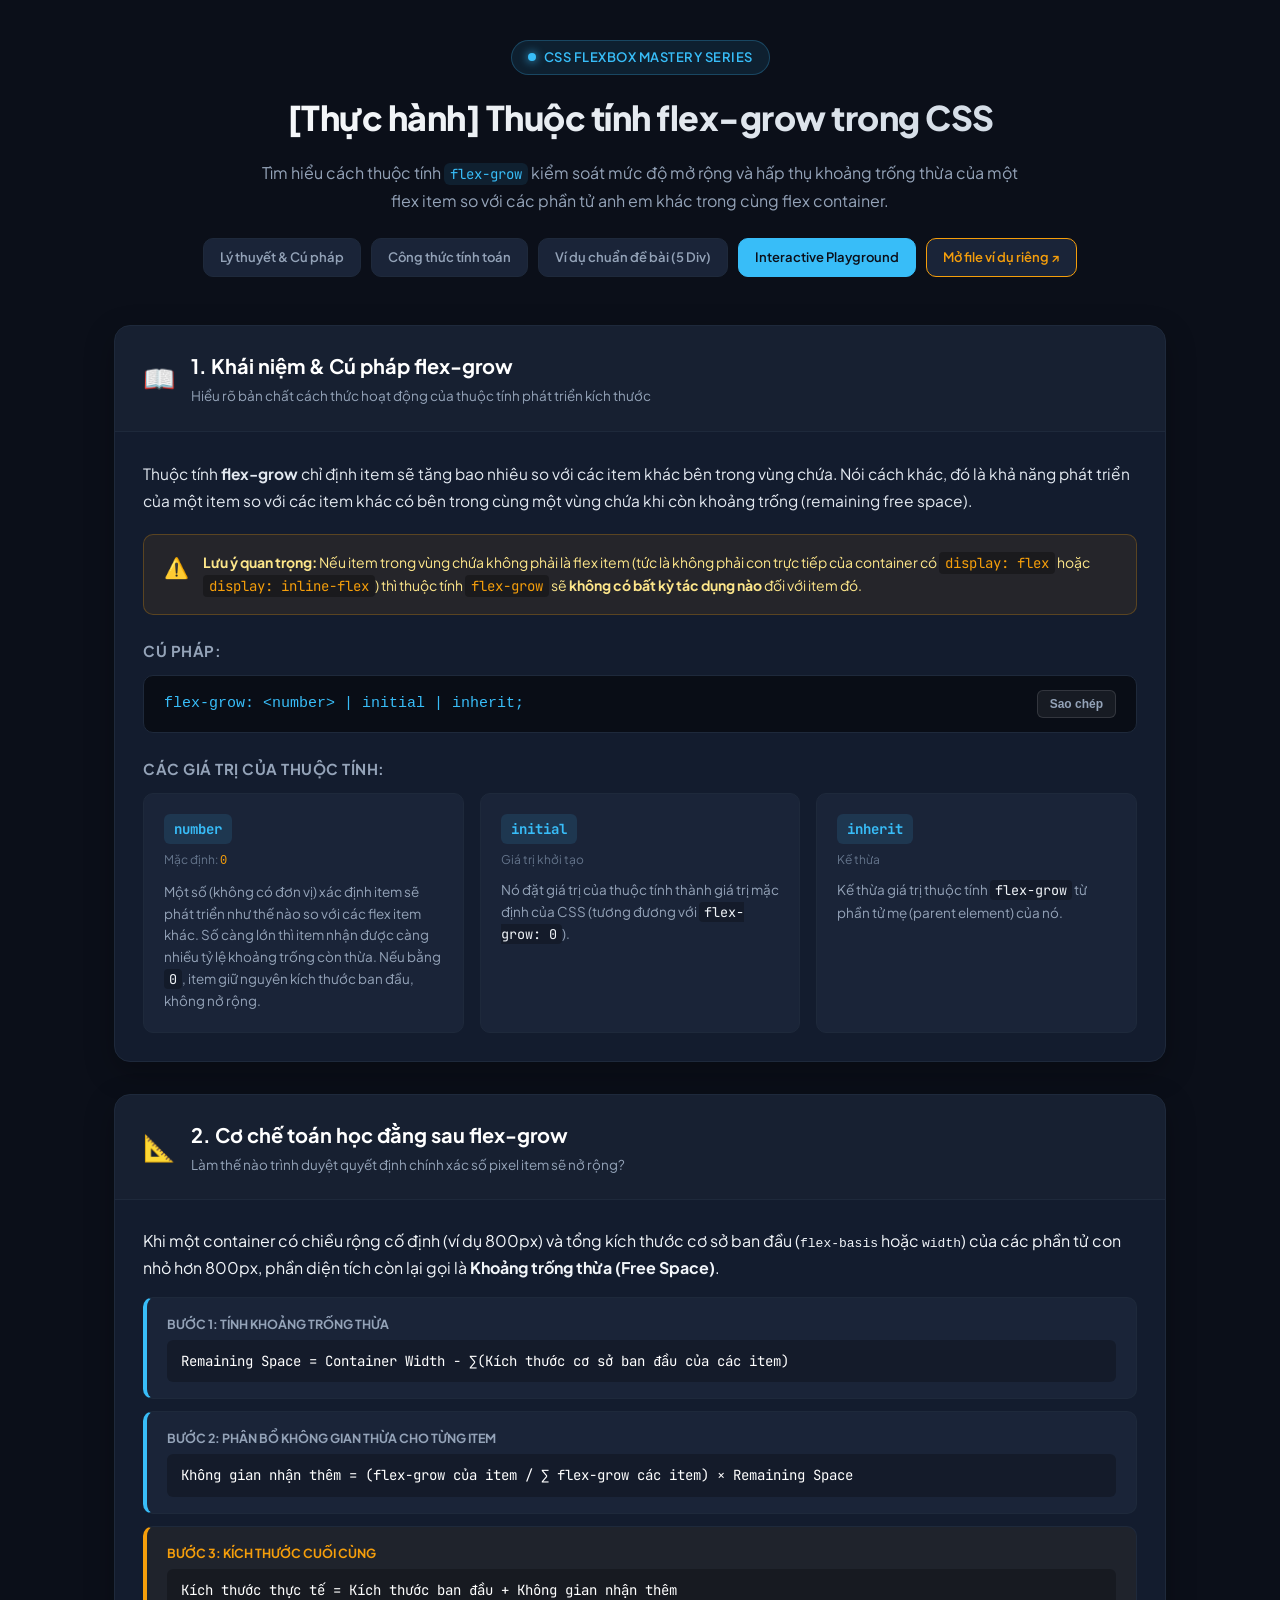
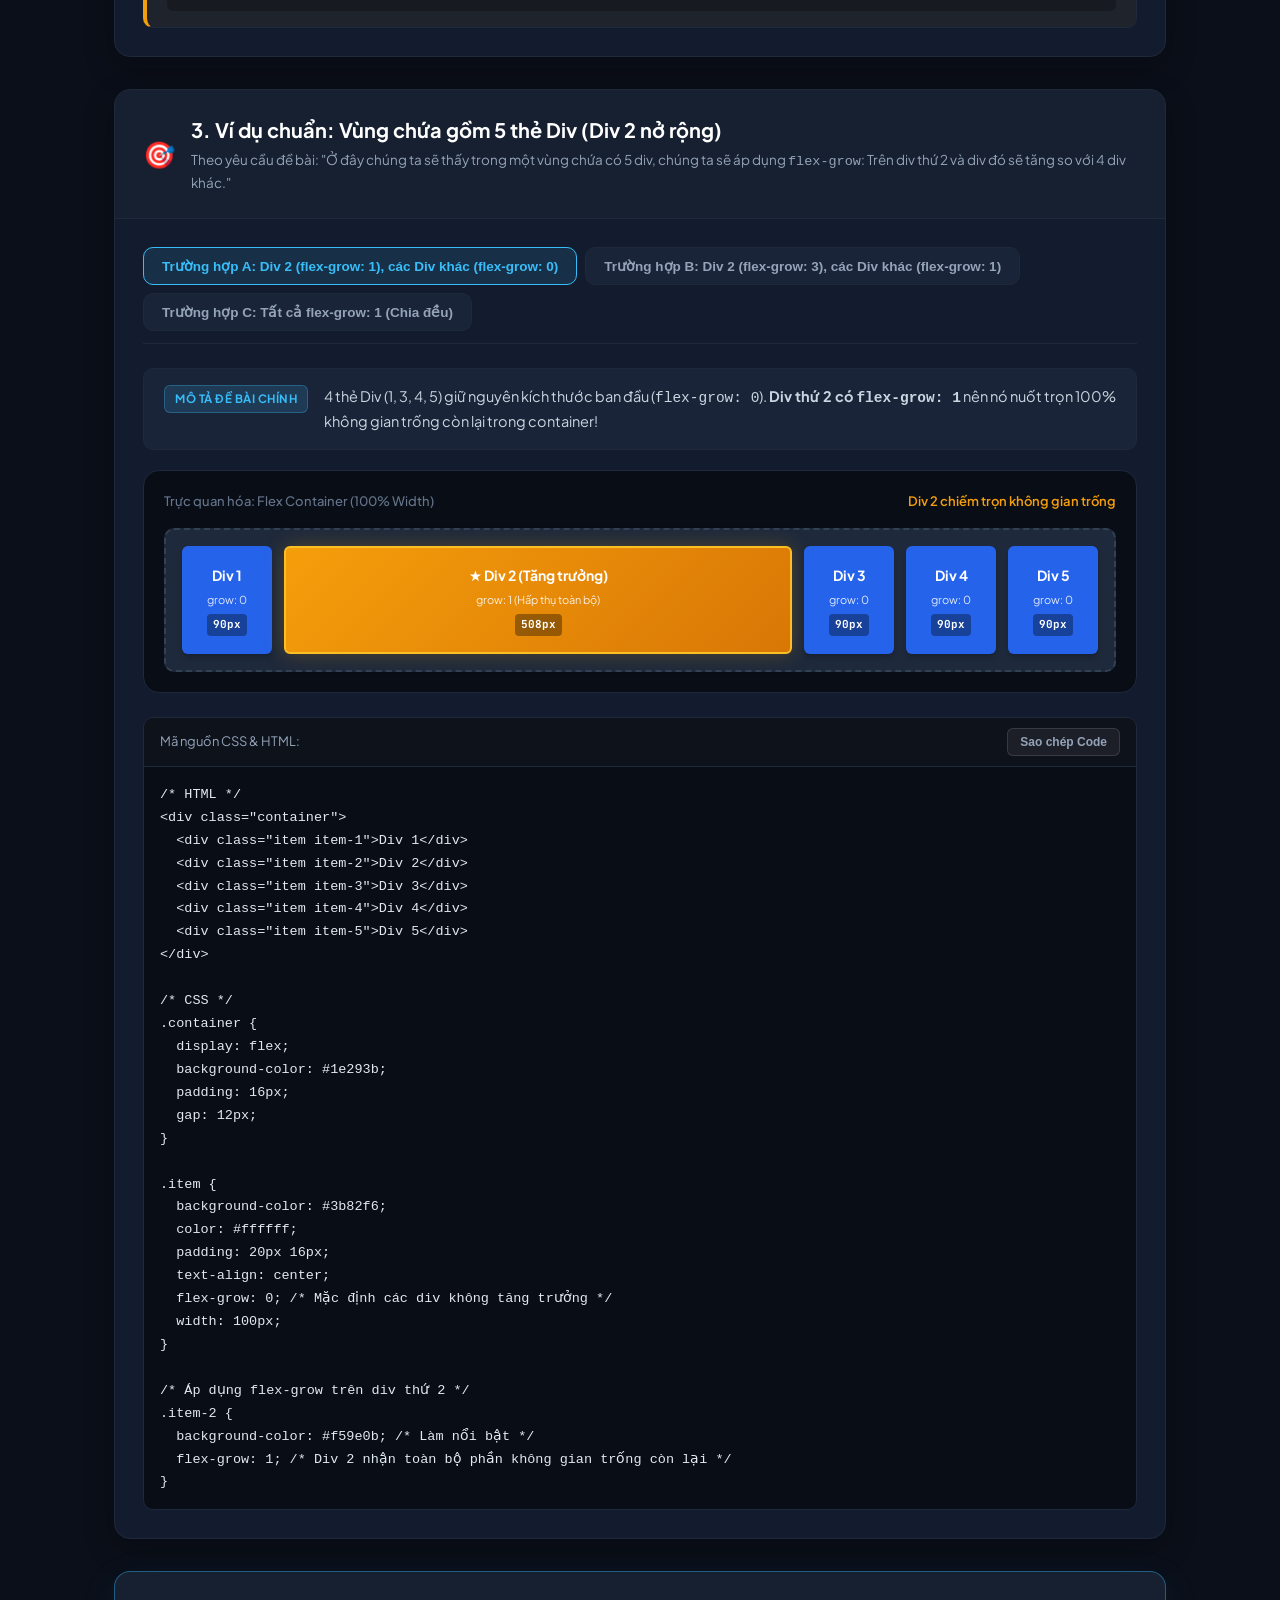
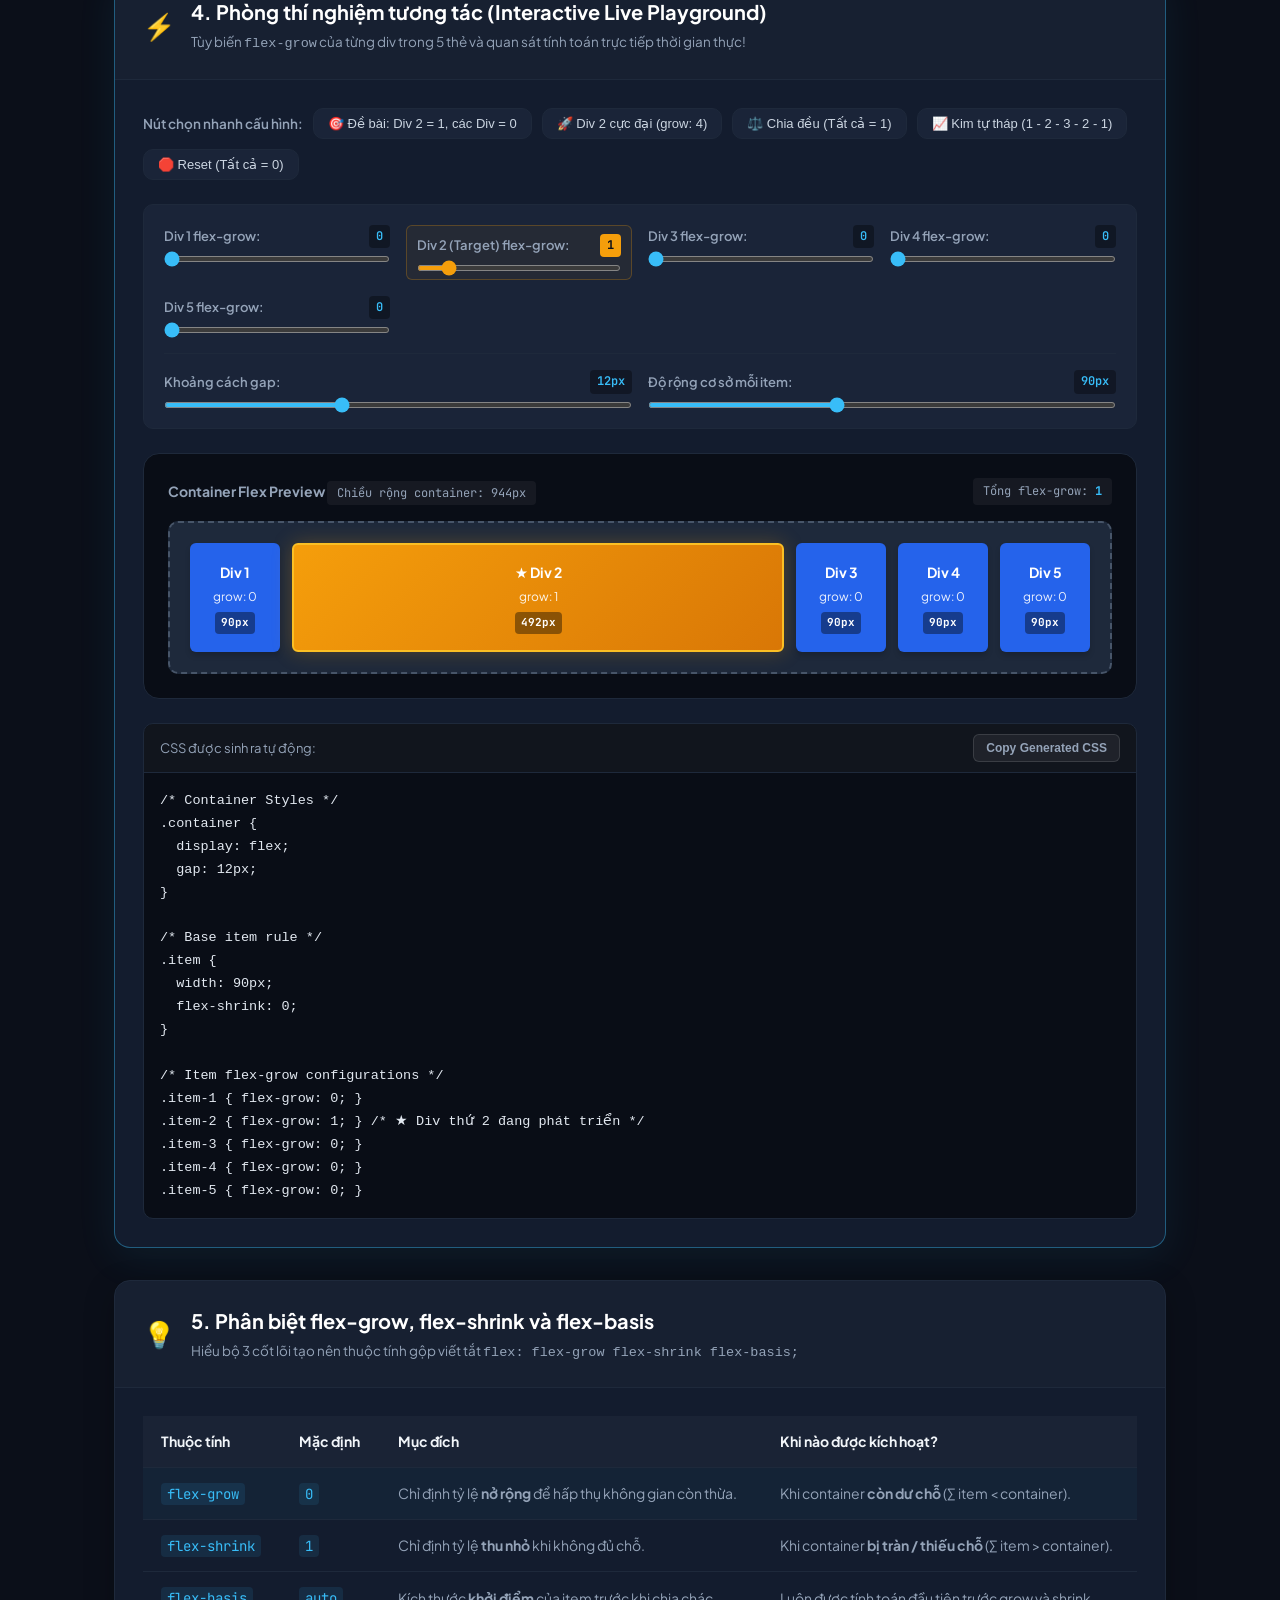
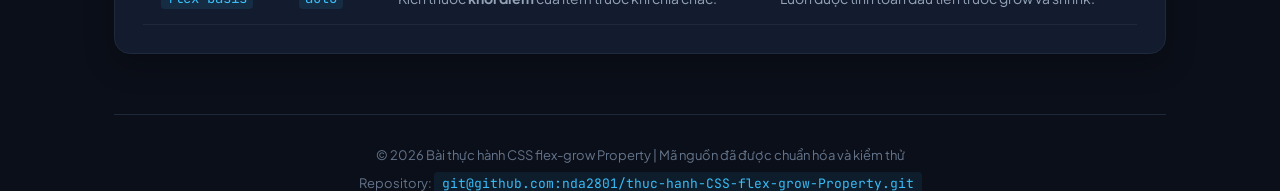
<file: index.html>
<!DOCTYPE html>
<html lang="vi">
<head>
  <meta charset="UTF-8">
  <meta name="viewport" content="width=device-width, initial-scale=1.0">
  <title>[Thực hành] CSS | flex-grow Property</title>
  <link rel="preconnect" href="https://fonts.googleapis.com">
  <link rel="preconnect" href="https://fonts.gstatic.com" crossorigin>
  <link href="https://fonts.googleapis.com/css2?family=Plus+Jakarta+Sans:wght@400;500;600;700;800&family=JetBrains+Mono:wght@400;500;600&display=swap" rel="stylesheet">
  <link rel="stylesheet" href="style.css">
</head>
<body>
  <div class="page-wrapper">
    <!-- Header -->
    <header class="header">
      <div class="badge-pill">
        <span class="badge-dot"></span>
        <span>CSS Flexbox Mastery Series</span>
      </div>
      <h1 class="main-title">[Thực hành] Thuộc tính flex-grow trong CSS</h1>
      <p class="subtitle">
        Tìm hiểu cách thuộc tính <code>flex-grow</code> kiểm soát mức độ mở rộng và hấp thụ khoảng trống thừa của một flex item so với các phần tử anh em khác trong cùng flex container.
      </p>
      <div class="nav-links">
        <a href="#theory" class="nav-btn">Lý thuyết & Cú pháp</a>
        <a href="#formula" class="nav-btn">Công thức tính toán</a>
        <a href="#standard-example" class="nav-btn">Ví dụ chuẩn đề bài (5 Div)</a>
        <a href="#playground" class="nav-btn primary">Interactive Playground</a>
        <a href="example.html" target="_blank" class="nav-btn outline">Mở file ví dụ riêng ↗</a>
      </div>
    </header>

    <!-- Main Content -->
    <main class="content-container">
      
      <!-- Section 1: Lý thuyết & Cú pháp -->
      <section id="theory" class="card">
        <div class="card-header">
          <div class="card-icon">📖</div>
          <div>
            <h2 class="card-title">1. Khái niệm & Cú pháp flex-grow</h2>
            <p class="card-desc">Hiểu rõ bản chất cách thức hoạt động của thuộc tính phát triển kích thước</p>
          </div>
        </div>

        <div class="card-body">
          <div class="concept-intro">
            <p>
              Thuộc tính <strong>flex-grow</strong> chỉ định item sẽ tăng bao nhiêu so với các item khác bên trong vùng chứa. Nói cách khác, đó là khả năng phát triển của một item so với các item khác có bên trong cùng một vùng chứa khi còn khoảng trống (remaining free space).
            </p>
          </div>

          <div class="alert-box alert-warning">
            <div class="alert-icon">⚠️</div>
            <div class="alert-text">
              <strong>Lưu ý quan trọng:</strong> Nếu item trong vùng chứa không phải là flex item (tức là không phải con trực tiếp của container có <code>display: flex</code> hoặc <code>display: inline-flex</code>) thì thuộc tính <code>flex-grow</code> sẽ <strong>không có bất kỳ tác dụng nào</strong> đối với item đó.
            </div>
          </div>

          <h3 class="subsection-title">Cú pháp:</h3>
          <div class="syntax-wrapper">
            <code>flex-grow: &lt;number&gt; | initial | inherit;</code>
            <button class="copy-btn" onclick="copyText('flex-grow: number | initial | inherit;', this)">Sao chép</button>
          </div>

          <h3 class="subsection-title">Các giá trị của thuộc tính:</h3>
          <div class="property-grid">
            <div class="prop-card">
              <div class="prop-badge">number</div>
              <div class="prop-meta">Mặc định: <code>0</code></div>
              <p class="prop-detail">
                Một số (không có đơn vị) xác định item sẽ phát triển như thế nào so với các flex item khác. Số càng lớn thì item nhận được càng nhiều tỷ lệ khoảng trống còn thừa. Nếu bằng <code>0</code>, item giữ nguyên kích thước ban đầu, không nở rộng.
              </p>
            </div>

            <div class="prop-card">
              <div class="prop-badge">initial</div>
              <div class="prop-meta">Giá trị khởi tạo</div>
              <p class="prop-detail">
                Nó đặt giá trị của thuộc tính thành giá trị mặc định của CSS (tương đương với <code>flex-grow: 0</code>).
              </p>
            </div>

            <div class="prop-card">
              <div class="prop-badge">inherit</div>
              <div class="prop-meta">Kế thừa</div>
              <p class="prop-detail">
                Kế thừa giá trị thuộc tính <code>flex-grow</code> từ phần tử mẹ (parent element) của nó.
              </p>
            </div>
          </div>
        </div>
      </section>

      <!-- Section 2: Công thức tính toán không gian thừa -->
      <section id="formula" class="card">
        <div class="card-header">
          <div class="card-icon">📐</div>
          <div>
            <h2 class="card-title">2. Cơ chế toán học đằng sau flex-grow</h2>
            <p class="card-desc">Làm thế nào trình duyệt quyết định chính xác số pixel item sẽ nở rộng?</p>
          </div>
        </div>

        <div class="card-body">
          <p>
            Khi một container có chiều rộng cố định (ví dụ 800px) và tổng kích thước cơ sở ban đầu (<code>flex-basis</code> hoặc <code>width</code>) của các phần tử con nhỏ hơn 800px, phần diện tích còn lại gọi là <strong>Khoảng trống thừa (Free Space)</strong>.
          </p>

          <div class="formula-cards">
            <div class="formula-box">
              <div class="formula-tag">Bước 1: Tính khoảng trống thừa</div>
              <div class="formula-math">
                Remaining Space = Container Width - ∑(Kích thước cơ sở ban đầu của các item)
              </div>
            </div>

            <div class="formula-box">
              <div class="formula-tag">Bước 2: Phân bổ không gian thừa cho từng item</div>
              <div class="formula-math">
                Không gian nhận thêm = (flex-grow của item / ∑ flex-grow các item) × Remaining Space
              </div>
            </div>

            <div class="formula-box highlight">
              <div class="formula-tag">Bước 3: Kích thước cuối cùng</div>
              <div class="formula-math">
                Kích thước thực tế = Kích thước ban đầu + Không gian nhận thêm
              </div>
            </div>
          </div>
        </div>
      </section>

      <!-- Section 3: Ví dụ chuẩn theo đề bài -->
      <section id="standard-example" class="card">
        <div class="card-header">
          <div class="card-icon">🎯</div>
          <div>
            <h2 class="card-title">3. Ví dụ chuẩn: Vùng chứa gồm 5 thẻ Div (Div 2 nở rộng)</h2>
            <p class="card-desc">
              Theo yêu cầu đề bài: "Ở đây chúng ta sẽ thấy trong một vùng chứa có 5 div, chúng ta sẽ áp dụng <code>flex-grow</code>: Trên div thứ 2 và div đó sẽ tăng so với 4 div khác."
            </p>
          </div>
        </div>

        <div class="card-body">
          <div class="example-presentation">
            <div class="tabs">
              <button class="tab-btn active" data-tab="scenario-a">Trường hợp A: Div 2 (flex-grow: 1), các Div khác (flex-grow: 0)</button>
              <button class="tab-btn" data-tab="scenario-b">Trường hợp B: Div 2 (flex-grow: 3), các Div khác (flex-grow: 1)</button>
              <button class="tab-btn" data-tab="scenario-c">Trường hợp C: Tất cả flex-grow: 1 (Chia đều)</button>
            </div>

            <div class="tab-contents">
              <!-- Scenario A -->
              <div id="scenario-a" class="tab-pane active">
                <div class="scenario-explainer">
                  <span class="badge-blue">Mô tả đề bài chính</span>
                  <p>4 thẻ Div (1, 3, 4, 5) giữ nguyên kích thước ban đầu (<code>flex-grow: 0</code>). <strong>Div thứ 2 có <code>flex-grow: 1</code></strong> nên nó nuốt trọn 100% không gian trống còn lại trong container!</p>
                </div>

                <div class="preview-box">
                  <div class="preview-header">
                    <span>Trực quan hóa: Flex Container (100% Width)</span>
                    <span class="preview-state">Div 2 chiếm trọn không gian trống</span>
                  </div>
                  <div class="demo-flex-container case-a">
                    <div class="demo-item item-1">
                      <span class="item-index">Div 1</span>
                      <span class="item-grow-val">grow: 0</span>
                      <span class="item-size-badge" id="size-a-1">--px</span>
                    </div>
                    <div class="demo-item item-2 highlighted">
                      <span class="item-index">★ Div 2 (Tăng trưởng)</span>
                      <span class="item-grow-val">grow: 1 (Hấp thụ toàn bộ)</span>
                      <span class="item-size-badge" id="size-a-2">--px</span>
                    </div>
                    <div class="demo-item item-3">
                      <span class="item-index">Div 3</span>
                      <span class="item-grow-val">grow: 0</span>
                      <span class="item-size-badge" id="size-a-3">--px</span>
                    </div>
                    <div class="demo-item item-4">
                      <span class="item-index">Div 4</span>
                      <span class="item-grow-val">grow: 0</span>
                      <span class="item-size-badge" id="size-a-4">--px</span>
                    </div>
                    <div class="demo-item item-5">
                      <span class="item-index">Div 5</span>
                      <span class="item-grow-val">grow: 0</span>
                      <span class="item-size-badge" id="size-a-5">--px</span>
                    </div>
                  </div>
                </div>

                <div class="code-viewer">
                  <div class="code-bar">
                    <span>Mã nguồn CSS & HTML:</span>
                    <button class="copy-code-btn" onclick="copyCode('code-case-a', this)">Sao chép Code</button>
                  </div>
                  <pre><code id="code-case-a">/* HTML */
&lt;div class="container"&gt;
  &lt;div class="item item-1"&gt;Div 1&lt;/div&gt;
  &lt;div class="item item-2"&gt;Div 2&lt;/div&gt;
  &lt;div class="item item-3"&gt;Div 3&lt;/div&gt;
  &lt;div class="item item-4"&gt;Div 4&lt;/div&gt;
  &lt;div class="item item-5"&gt;Div 5&lt;/div&gt;
&lt;/div&gt;

/* CSS */
.container {
  display: flex;
  background-color: #1e293b;
  padding: 16px;
  gap: 12px;
}

.item {
  background-color: #3b82f6;
  color: #ffffff;
  padding: 20px 16px;
  text-align: center;
  flex-grow: 0; /* Mặc định các div không tăng trưởng */
  width: 100px;
}

/* Áp dụng flex-grow trên div thứ 2 */
.item-2 {
  background-color: #f59e0b; /* Làm nổi bật */
  flex-grow: 1; /* Div 2 nhận toàn bộ phần không gian trống còn lại */
}</code></pre>
                </div>
              </div>

              <!-- Scenario B -->
              <div id="scenario-b" class="tab-pane">
                <div class="scenario-explainer">
                  <span class="badge-purple">Tỷ lệ so sánh</span>
                  <p>Tất cả 5 Div đều cùng nở rộng, nhưng <strong>Div thứ 2 có <code>flex-grow: 3</code></strong> (gấp 3 lần các Div khác có <code>flex-grow: 1</code>). Tổng tỷ lệ = 1 + 3 + 1 + 1 + 1 = 7. Div 2 nhận 3/7 khoảng trống thừa!</p>
                </div>

                <div class="preview-box">
                  <div class="preview-header">
                    <span>Trực quan hóa: Tỷ lệ phân phối 1 : 3 : 1 : 1 : 1</span>
                    <span class="preview-state">Div 2 nhận 3 phần, các div khác nhận 1 phần</span>
                  </div>
                  <div class="demo-flex-container case-b">
                    <div class="demo-item item-1">
                      <span class="item-index">Div 1</span>
                      <span class="item-grow-val">grow: 1</span>
                      <span class="item-size-badge" id="size-b-1">--px</span>
                    </div>
                    <div class="demo-item item-2 highlighted-purple">
                      <span class="item-index">★ Div 2 (Tăng gấp 3)</span>
                      <span class="item-grow-val">grow: 3 (3/7 space)</span>
                      <span class="item-size-badge" id="size-b-2">--px</span>
                    </div>
                    <div class="demo-item item-3">
                      <span class="item-index">Div 3</span>
                      <span class="item-grow-val">grow: 1</span>
                      <span class="item-size-badge" id="size-b-3">--px</span>
                    </div>
                    <div class="demo-item item-4">
                      <span class="item-index">Div 4</span>
                      <span class="item-grow-val">grow: 1</span>
                      <span class="item-size-badge" id="size-b-4">--px</span>
                    </div>
                    <div class="demo-item item-5">
                      <span class="item-index">Div 5</span>
                      <span class="item-grow-val">grow: 1</span>
                      <span class="item-size-badge" id="size-b-5">--px</span>
                    </div>
                  </div>
                </div>

                <div class="code-viewer">
                  <div class="code-bar">
                    <span>Mã nguồn CSS (Trường hợp B):</span>
                    <button class="copy-code-btn" onclick="copyCode('code-case-b', this)">Sao chép Code</button>
                  </div>
                  <pre><code id="code-case-b">.container {
  display: flex;
  gap: 12px;
}

.item {
  width: 80px;
  flex-grow: 1; /* Mỗi item nhận 1/7 khoảng trống thừa */
}

.item-2 {
  flex-grow: 3; /* Item 2 nhận 3/7 khoảng trống thừa (tăng gấp 3 lần) */
}</code></pre>
                </div>
              </div>

              <!-- Scenario C -->
              <div id="scenario-c" class="tab-pane">
                <div class="scenario-explainer">
                  <span class="badge-green">Chia đều</span>
                  <p>Cả 5 Div đều có <code>flex-grow: 1</code>. Khoảng trống thừa được chia làm 5 phần bằng nhau, mỗi div nhận thêm 1 phần bằng nhau.</p>
                </div>

                <div class="preview-box">
                  <div class="preview-header">
                    <span>Trực quan hóa: Tất cả item đều flex-grow: 1</span>
                    <span class="preview-state">Tất cả chia đều 100% không gian</span>
                  </div>
                  <div class="demo-flex-container case-c">
                    <div class="demo-item item-1">
                      <span class="item-index">Div 1</span>
                      <span class="item-grow-val">grow: 1</span>
                      <span class="item-size-badge" id="size-c-1">--px</span>
                    </div>
                    <div class="demo-item item-2">
                      <span class="item-index">Div 2</span>
                      <span class="item-grow-val">grow: 1</span>
                      <span class="item-size-badge" id="size-c-2">--px</span>
                    </div>
                    <div class="demo-item item-3">
                      <span class="item-index">Div 3</span>
                      <span class="item-grow-val">grow: 1</span>
                      <span class="item-size-badge" id="size-c-3">--px</span>
                    </div>
                    <div class="demo-item item-4">
                      <span class="item-index">Div 4</span>
                      <span class="item-grow-val">grow: 1</span>
                      <span class="item-size-badge" id="size-c-4">--px</span>
                    </div>
                    <div class="demo-item item-5">
                      <span class="item-index">Div 5</span>
                      <span class="item-grow-val">grow: 1</span>
                      <span class="item-size-badge" id="size-c-5">--px</span>
                    </div>
                  </div>
                </div>

                <div class="code-viewer">
                  <div class="code-bar">
                    <span>Mã nguồn CSS (Trường hợp C):</span>
                    <button class="copy-code-btn" onclick="copyCode('code-case-c', this)">Sao chép Code</button>
                  </div>
                  <pre><code id="code-case-c">.container {
  display: flex;
  gap: 12px;
}

.item {
  flex-grow: 1; /* Cả 5 item đều chia đều khoảng trống */
}</code></pre>
                </div>
              </div>
            </div>
          </div>
        </div>
      </section>

      <!-- Section 4: Interactive Playground -->
      <section id="playground" class="card highlight-card">
        <div class="card-header">
          <div class="card-icon">⚡</div>
          <div>
            <h2 class="card-title">4. Phòng thí nghiệm tương tác (Interactive Live Playground)</h2>
            <p class="card-desc">Tùy biến <code>flex-grow</code> của từng div trong 5 thẻ và quan sát tính toán trực tiếp thời gian thực!</p>
          </div>
        </div>

        <div class="card-body">
          <!-- Preset buttons -->
          <div class="playground-presets">
            <span class="preset-label">Nút chọn nhanh cấu hình:</span>
            <button class="preset-btn" onclick="applyPreset([0, 1, 0, 0, 0])">🎯 Đề bài: Div 2 = 1, các Div = 0</button>
            <button class="preset-btn" onclick="applyPreset([1, 4, 1, 1, 1])">🚀 Div 2 cực đại (grow: 4)</button>
            <button class="preset-btn" onclick="applyPreset([1, 1, 1, 1, 1])">⚖️ Chia đều (Tất cả = 1)</button>
            <button class="preset-btn" onclick="applyPreset([1, 2, 3, 2, 1])">📈 Kim tự tháp (1 - 2 - 3 - 2 - 1)</button>
            <button class="preset-btn" onclick="applyPreset([0, 0, 0, 0, 0])">🛑 Reset (Tất cả = 0)</button>
          </div>

          <!-- Controls Container -->
          <div class="control-panel">
            <!-- Item sliders -->
            <div class="item-sliders-grid">
              <div class="slider-group">
                <label for="grow-1">Div 1 flex-grow: <span id="val-1" class="grow-tag">0</span></label>
                <input type="range" id="grow-1" min="0" max="8" step="1" value="0" oninput="updatePlayground()">
              </div>
              <div class="slider-group highlight-slider">
                <label for="grow-2">Div 2 (Target) flex-grow: <span id="val-2" class="grow-tag active">1</span></label>
                <input type="range" id="grow-2" min="0" max="8" step="1" value="1" oninput="updatePlayground()">
              </div>
              <div class="slider-group">
                <label for="grow-3">Div 3 flex-grow: <span id="val-3" class="grow-tag">0</span></label>
                <input type="range" id="grow-3" min="0" max="8" step="1" value="0" oninput="updatePlayground()">
              </div>
              <div class="slider-group">
                <label for="grow-4">Div 4 flex-grow: <span id="val-4" class="grow-tag">0</span></label>
                <input type="range" id="grow-4" min="0" max="8" step="1" value="0" oninput="updatePlayground()">
              </div>
              <div class="slider-group">
                <label for="grow-5">Div 5 flex-grow: <span id="val-5" class="grow-tag">0</span></label>
                <input type="range" id="grow-5" min="0" max="8" step="1" value="0" oninput="updatePlayground()">
              </div>
            </div>

            <div class="general-controls">
              <div class="slider-group">
                <label for="container-gap">Khoảng cách gap: <span id="val-gap" class="grow-tag">12px</span></label>
                <input type="range" id="container-gap" min="0" max="32" step="4" value="12" oninput="updatePlayground()">
              </div>
              <div class="slider-group">
                <label for="base-width">Độ rộng cơ sở mỗi item: <span id="val-base" class="grow-tag">90px</span></label>
                <input type="range" id="base-width" min="50" max="150" step="10" value="90" oninput="updatePlayground()">
              </div>
            </div>
          </div>

          <!-- Live Canvas Container -->
          <div class="live-visualizer">
            <div class="visualizer-header">
              <div>
                <strong>Container Flex Preview</strong> 
                <span id="container-dim" class="dim-badge">Chiều rộng: 100%</span>
              </div>
              <div id="stats-summary" class="stats-badge">
                Tổng flex-grow: <strong>1</strong>
              </div>
            </div>

            <div class="interactive-flex-container" id="interactive-container">
              <div class="flex-box-item item-p1" id="p-item-1">
                <div class="p-title">Div 1</div>
                <div class="p-grow">grow: <span id="p-grow-1">0</span></div>
                <div class="p-size" id="p-size-1">--px</div>
              </div>
              <div class="flex-box-item item-p2 target-item" id="p-item-2">
                <div class="p-title">★ Div 2</div>
                <div class="p-grow">grow: <span id="p-grow-2">1</span></div>
                <div class="p-size" id="p-size-2">--px</div>
              </div>
              <div class="flex-box-item item-p3" id="p-item-3">
                <div class="p-title">Div 3</div>
                <div class="p-grow">grow: <span id="p-grow-3">0</span></div>
                <div class="p-size" id="p-size-3">--px</div>
              </div>
              <div class="flex-box-item item-p4" id="p-item-4">
                <div class="p-title">Div 4</div>
                <div class="p-grow">grow: <span id="p-grow-4">0</span></div>
                <div class="p-size" id="p-size-4">--px</div>
              </div>
              <div class="flex-box-item item-p5" id="p-item-5">
                <div class="p-title">Div 5</div>
                <div class="p-grow">grow: <span id="p-grow-5">0</span></div>
                <div class="p-size" id="p-size-5">--px</div>
              </div>
            </div>
          </div>

          <!-- Generated CSS Output -->
          <div class="generated-output">
            <div class="output-header">
              <span>CSS được sinh ra tự động:</span>
              <button class="copy-code-btn" onclick="copyCode('generated-css-code', this)">Copy Generated CSS</button>
            </div>
            <pre><code id="generated-css-code">/* Chờ cập nhật... */</code></pre>
          </div>

        </div>
      </section>

      <!-- Section 5: Bảng so sánh flex-grow vs các thuộc tính flex khác -->
      <section class="card">
        <div class="card-header">
          <div class="card-icon">💡</div>
          <div>
            <h2 class="card-title">5. Phân biệt flex-grow, flex-shrink và flex-basis</h2>
            <p class="card-desc">Hiểu bộ 3 cốt lõi tạo nên thuộc tính gộp viết tắt <code>flex: flex-grow flex-shrink flex-basis;</code></p>
          </div>
        </div>

        <div class="card-body">
          <div class="table-responsive">
            <table class="comparison-table">
              <thead>
                <tr>
                  <th>Thuộc tính</th>
                  <th>Mặc định</th>
                  <th>Mục đích</th>
                  <th>Khi nào được kích hoạt?</th>
                </tr>
              </thead>
              <tbody>
                <tr class="highlight-row">
                  <td><code>flex-grow</code></td>
                  <td><code>0</code></td>
                  <td>Chỉ định tỷ lệ <strong>nở rộng</strong> để hấp thụ không gian còn thừa.</td>
                  <td>Khi container <strong>còn dư chỗ</strong> (∑ item &lt; container).</td>
                </tr>
                <tr>
                  <td><code>flex-shrink</code></td>
                  <td><code>1</code></td>
                  <td>Chỉ định tỷ lệ <strong>thu nhỏ</strong> khi không đủ chỗ.</td>
                  <td>Khi container <strong>bị tràn / thiếu chỗ</strong> (∑ item &gt; container).</td>
                </tr>
                <tr>
                  <td><code>flex-basis</code></td>
                  <td><code>auto</code></td>
                  <td>Kích thước <strong>khởi điểm</strong> của item trước khi chia chác.</td>
                  <td>Luôn được tính toán đầu tiên trước grow và shrink.</td>
                </tr>
              </tbody>
            </table>
          </div>
        </div>
      </section>

    </main>

    <!-- Footer -->
    <footer class="footer">
      <p>© 2026 Bài thực hành CSS flex-grow Property | Mã nguồn đã được chuẩn hóa và kiểm thử</p>
      <p class="repo-info">
        Repository: <code>git@github.com:nda2801/thuc-hanh-CSS-flex-grow-Property.git</code>
      </p>
    </footer>
  </div>

  <script src="script.js"></script>
</body>
</html>
</file>
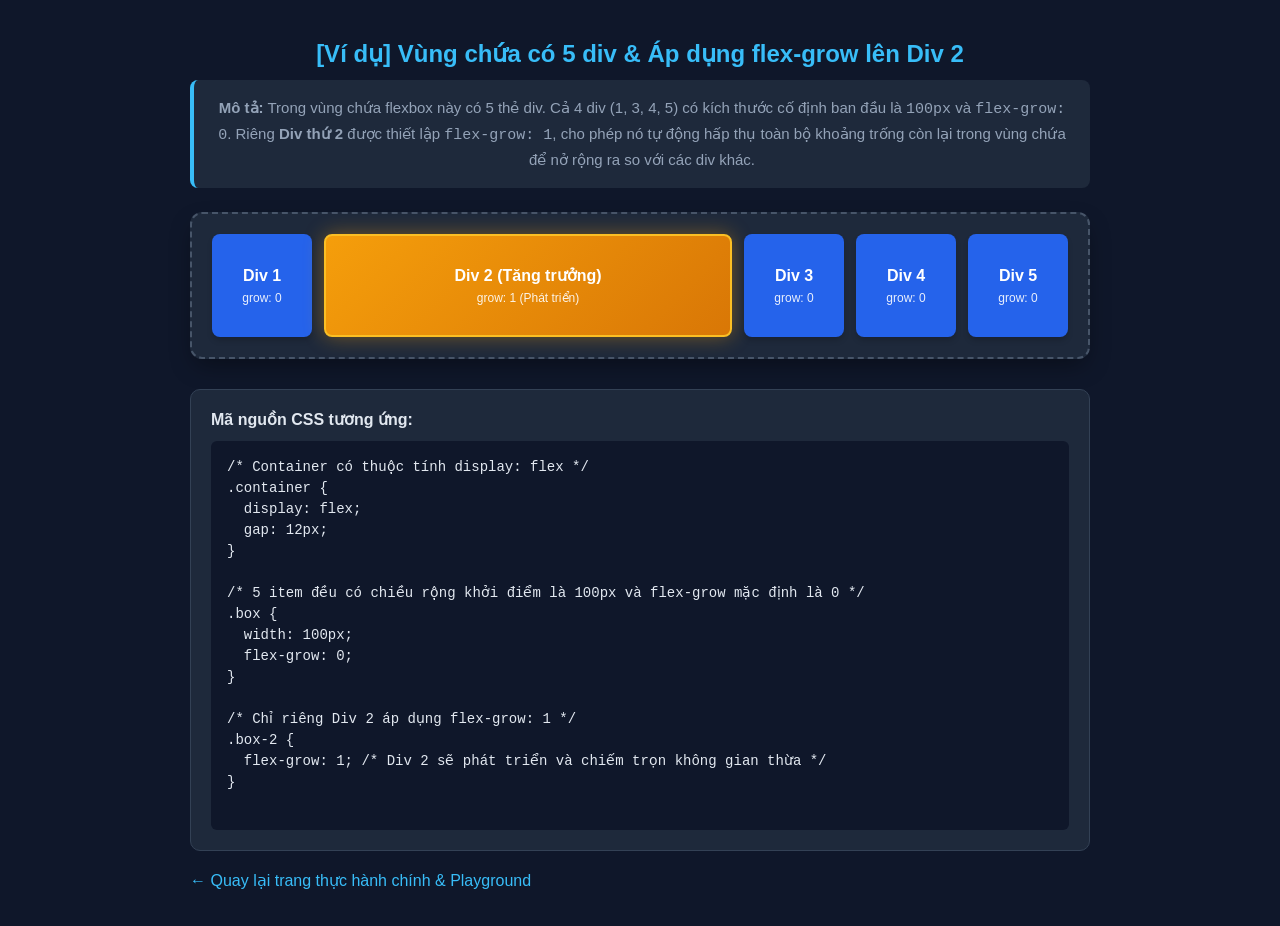
<file: example.html>
<!DOCTYPE html>
<html lang="vi">
<head>
  <meta charset="UTF-8">
  <meta name="viewport" content="width=device-width, initial-scale=1.0">
  <title>Ví dụ mẫu: Thuộc tính CSS flex-grow (5 Div)</title>
  <style>
    * {
      box-sizing: border-box;
      margin: 0;
      padding: 0;
    }

    body {
      font-family: -apple-system, BlinkMacSystemFont, 'Segoe UI', Roboto, Helvetica, Arial, sans-serif;
      background-color: #0f172a;
      color: #f8fafc;
      padding: 40px 20px;
      display: flex;
      flex-direction: column;
      align-items: center;
      min-height: 100vh;
    }

    .wrapper {
      max-width: 900px;
      width: 100%;
    }

    h1 {
      font-size: 24px;
      margin-bottom: 12px;
      color: #38bdf8;
      text-align: center;
    }

    .description {
      font-size: 15px;
      line-height: 1.6;
      color: #94a3b8;
      margin-bottom: 24px;
      text-align: center;
      background: #1e293b;
      padding: 16px;
      border-radius: 8px;
      border-left: 4px solid #38bdf8;
    }

    /* Container flex chứa 5 thẻ div */
    .container {
      display: flex;
      background-color: #1e293b;
      border: 2px dashed #475569;
      border-radius: 12px;
      padding: 20px;
      gap: 12px;
      margin-bottom: 30px;
      box-shadow: 0 10px 25px -5px rgba(0, 0, 0, 0.4);
    }

    /* Định dạng chung cho 5 thẻ con */
    .box {
      background-color: #2563eb;
      color: white;
      text-align: center;
      padding: 30px 10px;
      font-weight: bold;
      border-radius: 8px;
      font-size: 16px;
      transition: all 0.3s ease;
      flex-grow: 0; /* Mặc định các div không tăng trưởng */
      width: 100px; /* Chiều rộng cơ sở ban đầu */
      display: flex;
      flex-direction: column;
      justify-content: center;
      align-items: center;
      box-shadow: 0 4px 6px -1px rgba(0, 0, 0, 0.2);
    }

    .box small {
      font-size: 12px;
      font-weight: normal;
      margin-top: 6px;
      opacity: 0.9;
    }

    /* Áp dụng flex-grow trên div thứ 2 */
    .box-2 {
      background: linear-gradient(135deg, #f59e0b, #d97706);
      flex-grow: 1; /* Div thứ 2 tăng trưởng so với 4 div khác */
      border: 2px solid #fbbf24;
      box-shadow: 0 0 20px rgba(245, 158, 11, 0.4);
    }

    /* Khu vực giải thích code */
    .code-card {
      background-color: #1e293b;
      padding: 20px;
      border-radius: 10px;
      border: 1px solid #334155;
    }

    .code-title {
      font-size: 16px;
      font-weight: 600;
      color: #e2e8f0;
      margin-bottom: 12px;
    }

    pre {
      background-color: #0f172a;
      padding: 16px;
      border-radius: 6px;
      overflow-x: auto;
      color: #e2e8f0;
      font-family: 'Courier New', Courier, monospace;
      font-size: 14px;
      line-height: 1.5;
    }

    .back-link {
      display: inline-block;
      margin-top: 20px;
      color: #38bdf8;
      text-decoration: none;
      font-weight: 500;
    }

    .back-link:hover {
      text-decoration: underline;
    }
  </style>
</head>
<body>
  <div class="wrapper">
    <h1>[Ví dụ] Vùng chứa có 5 div & Áp dụng flex-grow lên Div 2</h1>
    
    <div class="description">
      <strong>Mô tả:</strong> Trong vùng chứa flexbox này có 5 thẻ div. Cả 4 div (1, 3, 4, 5) có kích thước cố định ban đầu là <code>100px</code> và <code>flex-grow: 0</code>. Riêng <strong>Div thứ 2</strong> được thiết lập <code>flex-grow: 1</code>, cho phép nó tự động hấp thụ toàn bộ khoảng trống còn lại trong vùng chứa để nở rộng ra so với các div khác.
    </div>

    <!-- Flex Container gồm 5 Div -->
    <div class="container">
      <div class="box box-1">
        Div 1
        <small>grow: 0</small>
      </div>

      <div class="box box-2">
        Div 2 (Tăng trưởng)
        <small>grow: 1 (Phát triển)</small>
      </div>

      <div class="box box-3">
        Div 3
        <small>grow: 0</small>
      </div>

      <div class="box box-4">
        Div 4
        <small>grow: 0</small>
      </div>

      <div class="box box-5">
        Div 5
        <small>grow: 0</small>
      </div>
    </div>

    <!-- Đoạn mã thực tế -->
    <div class="code-card">
      <div class="code-title">Mã nguồn CSS tương ứng:</div>
      <pre>
/* Container có thuộc tính display: flex */
.container {
  display: flex;
  gap: 12px;
}

/* 5 item đều có chiều rộng khởi điểm là 100px và flex-grow mặc định là 0 */
.box {
  width: 100px;
  flex-grow: 0;
}

/* Chỉ riêng Div 2 áp dụng flex-grow: 1 */
.box-2 {
  flex-grow: 1; /* Div 2 sẽ phát triển và chiếm trọn không gian thừa */
}
      </pre>
    </div>

    <a href="index.html" class="back-link">← Quay lại trang thực hành chính & Playground</a>
  </div>
</body>
</html>
</file>
<file: style.css>
/* ============================================================
   [Thực hành] CSS | flex-grow Property Stylesheet
   ============================================================ */

:root {
  --bg-color: #0b0f19;
  --card-bg: #131c2e;
  --card-border: #1e293b;
  --card-inner: #1a2438;
  --text-main: #f1f5f9;
  --text-muted: #94a3b8;
  --text-dim: #64748b;
  
  --primary: #38bdf8;
  --primary-hover: #0ea5e9;
  --primary-glow: rgba(56, 189, 248, 0.2);
  
  --accent-amber: #f59e0b;
  --accent-amber-glow: rgba(245, 158, 11, 0.25);
  
  --accent-purple: #a855f7;
  --accent-green: #10b981;
  --accent-red: #ef4444;

  --item-default: #2563eb;
  --item-hover: #1d4ed8;
  --item-text: #ffffff;

  --font-sans: 'Plus Jakarta Sans', -apple-system, BlinkMacSystemFont, sans-serif;
  --font-mono: 'JetBrains Mono', 'Fira Code', monospace;

  --radius-sm: 6px;
  --radius-md: 10px;
  --radius-lg: 16px;
  --radius-xl: 20px;
}

* {
  box-sizing: border-box;
  margin: 0;
  padding: 0;
}

body {
  font-family: var(--font-sans);
  background-color: var(--bg-color);
  color: var(--text-main);
  line-height: 1.6;
  -webkit-font-smoothing: antialiased;
  padding-bottom: 60px;
}

/* Page Wrapper */
.page-wrapper {
  max-width: 1100px;
  margin: 0 auto;
  padding: 40px 24px;
}

/* Header */
.header {
  text-align: center;
  margin-bottom: 48px;
}

.badge-pill {
  display: inline-flex;
  align-items: center;
  gap: 8px;
  background: rgba(56, 189, 248, 0.1);
  color: var(--primary);
  border: 1px solid rgba(56, 189, 248, 0.25);
  padding: 6px 16px;
  border-radius: 9999px;
  font-size: 13px;
  font-weight: 600;
  letter-spacing: 0.5px;
  margin-bottom: 16px;
  text-transform: uppercase;
}

.badge-dot {
  width: 8px;
  height: 8px;
  border-radius: 50%;
  background-color: var(--primary);
  box-shadow: 0 0 10px var(--primary);
}

.main-title {
  font-size: 34px;
  font-weight: 800;
  color: #ffffff;
  margin-bottom: 14px;
  letter-spacing: -0.5px;
  background: linear-gradient(135deg, #ffffff 0%, #cbd5e1 100%);
  -webkit-background-clip: text;
  -webkit-text-fill-color: transparent;
}

.subtitle {
  font-size: 16px;
  color: var(--text-muted);
  max-width: 780px;
  margin: 0 auto 24px;
  line-height: 1.7;
}

.subtitle code {
  color: var(--primary);
  background: rgba(56, 189, 248, 0.1);
  padding: 2px 6px;
  border-radius: var(--radius-sm);
  font-family: var(--font-mono);
  font-size: 14px;
}

.nav-links {
  display: flex;
  justify-content: center;
  flex-wrap: wrap;
  gap: 10px;
}

.nav-btn {
  display: inline-block;
  padding: 8px 16px;
  font-size: 13px;
  font-weight: 600;
  color: var(--text-muted);
  background: var(--card-inner);
  border: 1px solid var(--card-border);
  border-radius: var(--radius-md);
  text-decoration: none;
  transition: all 0.2s ease;
}

.nav-btn:hover {
  color: var(--primary);
  border-color: var(--primary);
  background: rgba(56, 189, 248, 0.08);
}

.nav-btn.primary {
  background: var(--primary);
  color: #0b0f19;
  border-color: var(--primary);
}

.nav-btn.primary:hover {
  background: var(--primary-hover);
  box-shadow: 0 0 15px var(--primary-glow);
}

.nav-btn.outline {
  border-color: var(--accent-amber);
  color: var(--accent-amber);
}

.nav-btn.outline:hover {
  background: rgba(245, 158, 11, 0.1);
}

/* Cards */
.card {
  background: var(--card-bg);
  border: 1px solid var(--card-border);
  border-radius: var(--radius-lg);
  margin-bottom: 32px;
  overflow: hidden;
  box-shadow: 0 10px 30px rgba(0, 0, 0, 0.25);
  transition: border-color 0.2s;
}

.card:hover {
  border-color: #334155;
}

.highlight-card {
  border: 1px solid rgba(56, 189, 248, 0.4);
  box-shadow: 0 10px 40px rgba(56, 189, 248, 0.08);
}

.card-header {
  padding: 24px 28px;
  border-bottom: 1px solid var(--card-border);
  display: flex;
  align-items: center;
  gap: 16px;
  background: rgba(255, 255, 255, 0.015);
}

.card-icon {
  font-size: 26px;
  line-height: 1;
}

.card-title {
  font-size: 20px;
  font-weight: 700;
  color: #ffffff;
}

.card-desc {
  font-size: 13.5px;
  color: var(--text-muted);
  margin-top: 3px;
}

.card-body {
  padding: 28px;
}

/* Concept & Alerts */
.concept-intro {
  font-size: 15.5px;
  color: #e2e8f0;
  line-height: 1.75;
  margin-bottom: 20px;
}

.alert-box {
  display: flex;
  gap: 14px;
  padding: 16px 20px;
  border-radius: var(--radius-md);
  margin-bottom: 24px;
}

.alert-warning {
  background: rgba(245, 158, 11, 0.08);
  border: 1px solid rgba(245, 158, 11, 0.25);
}

.alert-icon {
  font-size: 20px;
  flex-shrink: 0;
}

.alert-text {
  font-size: 14px;
  color: #fde68a;
  line-height: 1.6;
}

.alert-text code {
  background: rgba(0, 0, 0, 0.3);
  color: #f59e0b;
  padding: 2px 6px;
  border-radius: 4px;
  font-family: var(--font-mono);
}

.subsection-title {
  font-size: 15px;
  font-weight: 700;
  text-transform: uppercase;
  letter-spacing: 0.5px;
  color: var(--text-muted);
  margin: 24px 0 12px;
}

/* Syntax box */
.syntax-wrapper {
  background: #090d16;
  border: 1px solid #1e293b;
  padding: 14px 20px;
  border-radius: var(--radius-md);
  display: flex;
  justify-content: space-between;
  align-items: center;
  font-family: var(--font-mono);
  font-size: 15px;
  color: #38bdf8;
  margin-bottom: 24px;
}

.copy-btn, .copy-code-btn {
  background: rgba(255, 255, 255, 0.06);
  border: 1px solid rgba(255, 255, 255, 0.12);
  color: var(--text-muted);
  padding: 6px 12px;
  border-radius: var(--radius-sm);
  font-size: 12px;
  font-weight: 600;
  cursor: pointer;
  transition: all 0.2s ease;
}

.copy-btn:hover, .copy-code-btn:hover {
  background: var(--primary);
  color: #0b0f19;
  border-color: var(--primary);
}

/* Property Grid */
.property-grid {
  display: grid;
  grid-template-columns: repeat(auto-fit, minmax(260px, 1fr));
  gap: 16px;
}

.prop-card {
  background: var(--card-inner);
  border: 1px solid var(--card-border);
  border-radius: var(--radius-md);
  padding: 20px;
  transition: transform 0.2s;
}

.prop-card:hover {
  transform: translateY(-2px);
  border-color: #334155;
}

.prop-badge {
  display: inline-block;
  font-family: var(--font-mono);
  font-size: 14px;
  font-weight: 700;
  color: #38bdf8;
  background: rgba(56, 189, 248, 0.12);
  padding: 4px 10px;
  border-radius: var(--radius-sm);
  margin-bottom: 6px;
}

.prop-meta {
  font-size: 12px;
  color: var(--text-dim);
  margin-bottom: 10px;
}

.prop-meta code {
  color: var(--accent-amber);
}

.prop-detail {
  font-size: 13.5px;
  color: var(--text-muted);
  line-height: 1.6;
}

.prop-detail code {
  color: #f1f5f9;
  background: rgba(0, 0, 0, 0.25);
  padding: 1px 5px;
  border-radius: 4px;
  font-family: var(--font-mono);
}

/* Formula Section */
.formula-cards {
  display: grid;
  grid-template-columns: 1fr;
  gap: 12px;
  margin-top: 16px;
}

.formula-box {
  background: var(--card-inner);
  border: 1px solid var(--card-border);
  border-left: 4px solid var(--primary);
  padding: 16px 20px;
  border-radius: var(--radius-md);
}

.formula-box.highlight {
  border-left-color: var(--accent-amber);
  background: rgba(245, 158, 11, 0.05);
}

.formula-tag {
  font-size: 12.5px;
  font-weight: 700;
  text-transform: uppercase;
  color: var(--text-muted);
  margin-bottom: 6px;
}

.formula-box.highlight .formula-tag {
  color: var(--accent-amber);
}

.formula-math {
  font-family: var(--font-mono);
  font-size: 14px;
  color: #ffffff;
  background: rgba(0, 0, 0, 0.25);
  padding: 10px 14px;
  border-radius: var(--radius-sm);
  overflow-x: auto;
}

/* Tabs & Standard Example */
.tabs {
  display: flex;
  flex-wrap: wrap;
  gap: 8px;
  border-bottom: 1px solid var(--card-border);
  padding-bottom: 12px;
  margin-bottom: 24px;
}

.tab-btn {
  background: var(--card-inner);
  border: 1px solid var(--card-border);
  color: var(--text-muted);
  font-size: 13.5px;
  font-weight: 600;
  padding: 10px 18px;
  border-radius: var(--radius-md);
  cursor: pointer;
  transition: all 0.2s ease;
}

.tab-btn:hover {
  color: #ffffff;
  border-color: #475569;
}

.tab-btn.active {
  background: rgba(56, 189, 248, 0.12);
  color: var(--primary);
  border-color: var(--primary);
}

.tab-pane {
  display: none;
}

.tab-pane.active {
  display: block;
}

.scenario-explainer {
  background: var(--card-inner);
  border: 1px solid var(--card-border);
  padding: 16px 20px;
  border-radius: var(--radius-md);
  margin-bottom: 20px;
  display: flex;
  align-items: flex-start;
  gap: 16px;
}

.badge-blue, .badge-purple, .badge-green {
  font-size: 11.5px;
  font-weight: 700;
  text-transform: uppercase;
  padding: 4px 10px;
  border-radius: var(--radius-sm);
  white-space: nowrap;
  letter-spacing: 0.5px;
}

.badge-blue {
  background: rgba(56, 189, 248, 0.15);
  color: var(--primary);
  border: 1px solid rgba(56, 189, 248, 0.3);
}

.badge-purple {
  background: rgba(168, 85, 247, 0.15);
  color: var(--accent-purple);
  border: 1px solid rgba(168, 85, 247, 0.3);
}

.badge-green {
  background: rgba(16, 185, 129, 0.15);
  color: var(--accent-green);
  border: 1px solid rgba(16, 185, 129, 0.3);
}

.scenario-explainer p {
  font-size: 14.5px;
  color: #cbd5e1;
  line-height: 1.6;
}

/* Preview Box & Demos */
.preview-box {
  background: #090d16;
  border: 1px solid #1e293b;
  border-radius: var(--radius-lg);
  padding: 20px;
  margin-bottom: 24px;
}

.preview-header {
  display: flex;
  justify-content: space-between;
  align-items: center;
  font-size: 13px;
  color: var(--text-dim);
  margin-bottom: 16px;
  font-weight: 500;
}

.preview-state {
  color: var(--accent-amber);
  font-weight: 600;
}

.demo-flex-container {
  display: flex;
  background: #1e293b;
  border: 2px dashed #334155;
  border-radius: var(--radius-md);
  padding: 16px;
  gap: 12px;
  min-height: 110px;
  transition: all 0.3s ease;
}

.demo-item {
  background-color: var(--item-default);
  color: var(--item-text);
  border-radius: var(--radius-sm);
  padding: 16px 8px;
  display: flex;
  flex-direction: column;
  justify-content: center;
  align-items: center;
  font-weight: 700;
  transition: all 0.3s cubic-bezier(0.4, 0, 0.2, 1);
  width: 90px; /* base width */
  flex-shrink: 0;
  box-shadow: 0 4px 6px -1px rgba(0, 0, 0, 0.2);
  text-align: center;
}

.item-index {
  font-size: 14px;
}

.item-grow-val {
  font-size: 11px;
  font-weight: normal;
  opacity: 0.85;
  margin-top: 4px;
}

.item-size-badge {
  display: inline-block;
  background: rgba(0, 0, 0, 0.35);
  font-family: var(--font-mono);
  font-size: 11px;
  padding: 2px 6px;
  border-radius: 4px;
  margin-top: 6px;
}

/* Case A: Item 2 highlighted */
.case-a .item-2 {
  background: linear-gradient(135deg, #f59e0b, #d97706);
  flex-grow: 1;
  border: 2px solid #fbbf24;
  box-shadow: 0 0 20px var(--accent-amber-glow);
}

/* Case B: Item 2 has grow 3, others grow 1 */
.case-b .demo-item {
  flex-grow: 1;
}

.case-b .item-2 {
  background: linear-gradient(135deg, #a855f7, #7c3aed);
  flex-grow: 3;
  border: 2px solid #c084fc;
  box-shadow: 0 0 20px rgba(168, 85, 247, 0.3);
}

/* Case C: All grow 1 */
.case-c .demo-item {
  flex-grow: 1;
  background: #0284c7;
}

/* Code Viewer */
.code-viewer {
  background: #090d16;
  border: 1px solid var(--card-border);
  border-radius: var(--radius-md);
  overflow: hidden;
}

.code-bar {
  display: flex;
  justify-content: space-between;
  align-items: center;
  padding: 10px 16px;
  background: rgba(255, 255, 255, 0.02);
  border-bottom: 1px solid var(--card-border);
  font-size: 13px;
  color: var(--text-muted);
}

pre {
  padding: 16px;
  overflow-x: auto;
  font-family: var(--font-mono);
  font-size: 13.5px;
  color: #e2e8f0;
  line-height: 1.55;
}

/* Section 4: Interactive Playground */
.playground-presets {
  display: flex;
  flex-wrap: wrap;
  align-items: center;
  gap: 10px;
  margin-bottom: 24px;
}

.preset-label {
  font-size: 13.5px;
  font-weight: 600;
  color: var(--text-muted);
}

.preset-btn {
  background: var(--card-inner);
  border: 1px solid var(--card-border);
  color: #cbd5e1;
  padding: 7px 14px;
  border-radius: var(--radius-md);
  font-size: 13px;
  font-weight: 500;
  cursor: pointer;
  transition: all 0.2s ease;
}

.preset-btn:hover {
  background: rgba(56, 189, 248, 0.12);
  color: var(--primary);
  border-color: var(--primary);
}

.control-panel {
  background: var(--card-inner);
  border: 1px solid var(--card-border);
  border-radius: var(--radius-md);
  padding: 20px;
  margin-bottom: 24px;
}

.item-sliders-grid {
  display: grid;
  grid-template-columns: repeat(auto-fit, minmax(180px, 1fr));
  gap: 16px;
  margin-bottom: 20px;
}

.slider-group {
  display: flex;
  flex-direction: column;
  gap: 8px;
}

.slider-group label {
  font-size: 13px;
  font-weight: 600;
  color: var(--text-muted);
  display: flex;
  justify-content: space-between;
  align-items: center;
}

.grow-tag {
  background: rgba(0, 0, 0, 0.35);
  color: #38bdf8;
  font-family: var(--font-mono);
  font-size: 12px;
  padding: 2px 7px;
  border-radius: 4px;
}

.grow-tag.active {
  background: var(--accent-amber);
  color: #0b0f19;
  font-weight: 700;
}

.highlight-slider {
  background: rgba(245, 158, 11, 0.05);
  border: 1px solid rgba(245, 158, 11, 0.25);
  padding: 8px 10px;
  border-radius: var(--radius-sm);
}

input[type="range"] {
  accent-color: var(--primary);
  height: 6px;
  background: #090d16;
  border-radius: 4px;
  cursor: pointer;
}

.highlight-slider input[type="range"] {
  accent-color: var(--accent-amber);
}

.general-controls {
  display: grid;
  grid-template-columns: repeat(auto-fit, minmax(220px, 1fr));
  gap: 16px;
  padding-top: 16px;
  border-top: 1px solid var(--card-border);
}

/* Live Visualizer */
.live-visualizer {
  background: #090d16;
  border: 1px solid var(--card-border);
  border-radius: var(--radius-lg);
  padding: 24px;
  margin-bottom: 24px;
}

.visualizer-header {
  display: flex;
  justify-content: space-between;
  align-items: center;
  margin-bottom: 16px;
  font-size: 14px;
  color: var(--text-muted);
}

.dim-badge, .stats-badge {
  font-family: var(--font-mono);
  font-size: 12px;
  background: rgba(255, 255, 255, 0.05);
  padding: 4px 10px;
  border-radius: 4px;
}

.stats-badge strong {
  color: var(--primary);
}

.interactive-flex-container {
  display: flex;
  background: #1e293b;
  border: 2px dashed #475569;
  border-radius: var(--radius-md);
  padding: 20px;
  gap: 12px;
  min-height: 120px;
  transition: gap 0.2s ease;
}

.flex-box-item {
  background: #2563eb;
  color: white;
  border-radius: var(--radius-sm);
  padding: 16px 8px;
  display: flex;
  flex-direction: column;
  align-items: center;
  justify-content: center;
  font-weight: 700;
  transition: flex-grow 0.3s cubic-bezier(0.4, 0, 0.2, 1), background 0.2s;
  box-shadow: 0 4px 6px -1px rgba(0, 0, 0, 0.2);
  text-align: center;
  overflow: hidden;
}

.flex-box-item.target-item {
  background: linear-gradient(135deg, #f59e0b, #d97706);
  border: 2px solid #fbbf24;
  box-shadow: 0 0 20px var(--accent-amber-glow);
}

.p-title {
  font-size: 14px;
  white-space: nowrap;
}

.p-grow {
  font-size: 12px;
  font-weight: normal;
  opacity: 0.9;
  margin-top: 4px;
  white-space: nowrap;
}

.p-size {
  font-family: var(--font-mono);
  font-size: 11px;
  background: rgba(0, 0, 0, 0.4);
  padding: 2px 6px;
  border-radius: 4px;
  margin-top: 6px;
  white-space: nowrap;
}

/* Generated Output */
.generated-output {
  background: #090d16;
  border: 1px solid var(--card-border);
  border-radius: var(--radius-md);
  overflow: hidden;
}

.output-header {
  display: flex;
  justify-content: space-between;
  align-items: center;
  padding: 10px 16px;
  background: rgba(255, 255, 255, 0.03);
  border-bottom: 1px solid var(--card-border);
  font-size: 13px;
  color: var(--text-muted);
}

/* Comparison Table */
.table-responsive {
  overflow-x: auto;
}

.comparison-table {
  width: 100%;
  border-collapse: collapse;
  text-align: left;
  font-size: 14px;
}

.comparison-table th {
  background: rgba(255, 255, 255, 0.03);
  padding: 14px 18px;
  border-bottom: 1px solid var(--card-border);
  color: var(--text-main);
  font-weight: 700;
}

.comparison-table td {
  padding: 14px 18px;
  border-bottom: 1px solid var(--card-border);
  color: var(--text-muted);
}

.comparison-table tr:hover td {
  background: rgba(255, 255, 255, 0.02);
}

.comparison-table tr.highlight-row td {
  background: rgba(56, 189, 248, 0.04);
}

.comparison-table code {
  color: var(--primary);
  background: rgba(56, 189, 248, 0.1);
  padding: 2px 6px;
  border-radius: 4px;
  font-family: var(--font-mono);
}

/* Footer */
.footer {
  text-align: center;
  margin-top: 60px;
  padding-top: 30px;
  border-top: 1px solid var(--card-border);
  font-size: 13px;
  color: var(--text-dim);
}

.repo-info {
  margin-top: 8px;
}

.repo-info code {
  color: var(--primary);
  background: rgba(56, 189, 248, 0.08);
  padding: 3px 8px;
  border-radius: 4px;
  font-family: var(--font-mono);
}

/* Responsive adjustments */
@media (max-width: 768px) {
  .page-wrapper {
    padding: 24px 16px;
  }
  .main-title {
    font-size: 26px;
  }
  .card-header {
    padding: 18px 20px;
  }
  .card-body {
    padding: 20px 16px;
  }
  .demo-flex-container, .interactive-flex-container {
    overflow-x: auto;
  }
}
</file>
